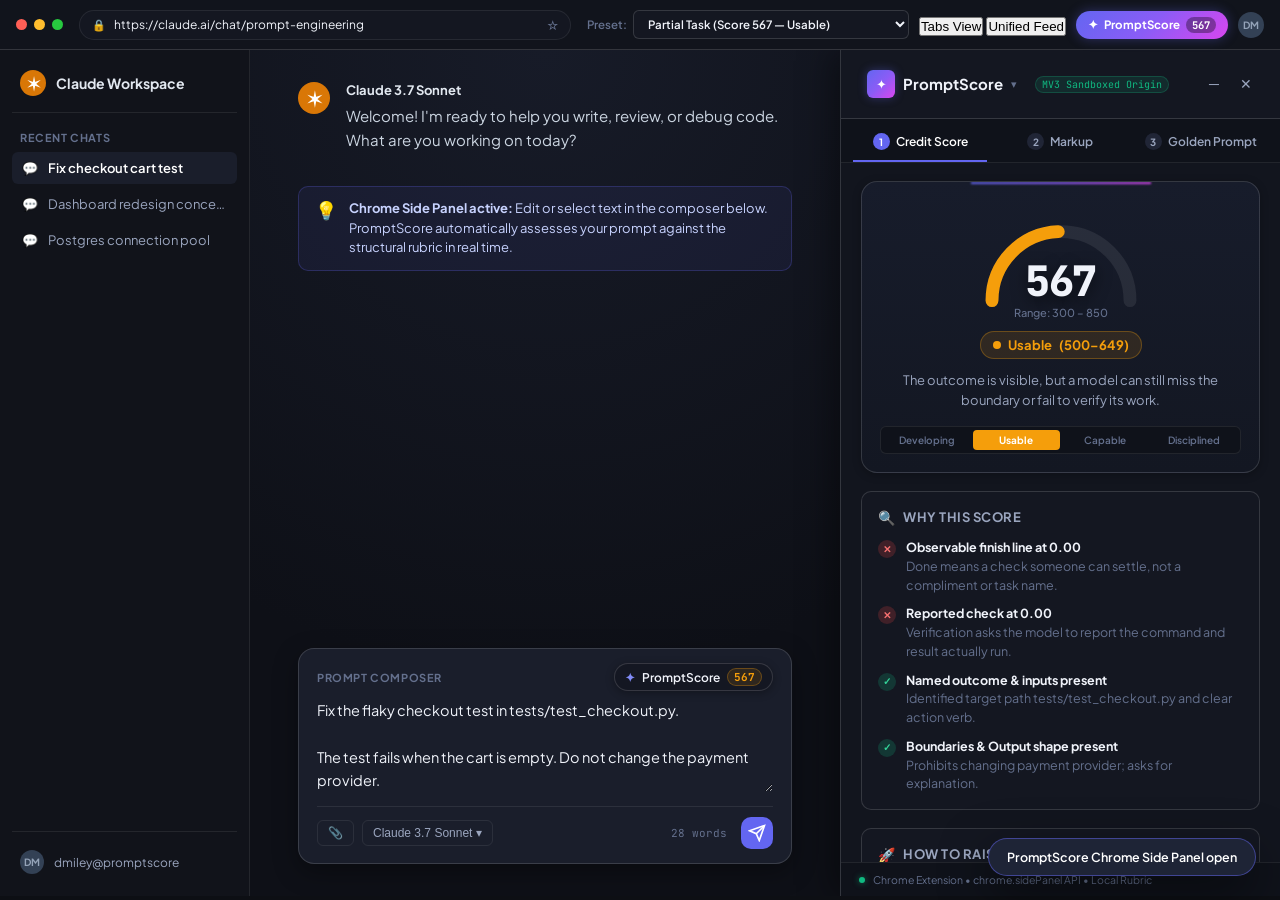
<file: mockups/extension-ux/index.html>
<!DOCTYPE html>
<html lang="en">
<head>
  <meta charset="UTF-8">
  <meta name="viewport" content="width=device-width, initial-scale=1.0">
  <title>PromptScore — Chrome Side Panel Extension</title>
  <link rel="preconnect" href="https://fonts.googleapis.com">
  <link rel="preconnect" href="https://fonts.gstatic.com" crossorigin>
  <link href="https://fonts.googleapis.com/css2?family=Plus+Jakarta+Sans:wght@400;500;600;700;800&family=JetBrains+Mono:wght@400;500;600&display=swap" rel="stylesheet">
  <link rel="stylesheet" href="styles.css">
</head>
<body class="theme-dark">
  <!-- Simulated Chrome Browser Top Chrome & Extension Bar -->
  <header class="browser-chrome-bar" id="browser-chrome-bar">
    <!-- Window Controls -->
    <div class="window-traffic-lights">
      <span class="light red"></span>
      <span class="light yellow"></span>
      <span class="light green"></span>
    </div>

    <!-- Browser Address / Omnibox -->
    <div class="omnibox">
      <span class="ssl-lock">🔒</span>
      <span class="url-text">https://claude.ai/chat/prompt-engineering</span>
      <span class="star-icon">☆</span>
    </div>

    <!-- Chrome Toolbar & Extension Icons -->
    <div class="chrome-toolbar-actions">
      <!-- Prototype Preset Switcher -->
      <div class="preset-switcher-group">
        <label for="preset-selector" class="toolbar-label">Preset:</label>
        <select id="preset-selector" class="toolbar-select" aria-label="Prompt Preset">
          <option value="partial">Partial Task (Score 567 — Usable)</option>
          <option value="thin">Thin Request (Score 331 — Developing)</option>
          <option value="disciplined">Disciplined Task (Score 816 — Disciplined)</option>
        </select>
      </div>

      <!-- Side Panel View Style (Tabs vs Unified Feed) -->
      <div class="segmented-control" id="layout-switcher" role="radiogroup" aria-label="Side Panel Layout Style">
        <button class="segment-btn active" id="btn-layout-tabs" data-layout="tabs" title="Tabbed Navigation (Score | Markup | Golden)">
          Tabs View
        </button>
        <button class="segment-btn" id="btn-layout-stream" data-layout="stream" title="Unified Vertical Feed (All 3 artifacts in one stream)">
          Unified Feed
        </button>
      </div>

      <!-- Chrome Extension Action Button (Toggles Side Panel) -->
      <button class="chrome-ext-btn active" id="btn-toggle-sidepanel" title="Toggle PromptScore Side Panel (Alt+S)">
        <span class="ext-badge-icon">✦</span>
        <span class="ext-name">PromptScore</span>
        <span class="ext-score-pill" id="toolbar-score-pill">567</span>
      </button>

      <div class="user-avatar-mini" title="Signed in as dmiley@promptscore">DM</div>
    </div>
  </header>

  <!-- Simulated Browser & Chat AI App Viewport -->
  <div class="app-viewport" id="app-viewport">
    
    <!-- Left Navigation / Sidebar of Simulated Chat AI -->
    <aside class="chat-nav" id="chat-nav">
      <div class="chat-nav-header">
        <div class="claude-avatar">✶</div>
        <span class="chat-app-name">Claude Workspace</span>
      </div>
      <div class="chat-nav-section-title">Recent Chats</div>
      <ul class="chat-history-list">
        <li class="chat-history-item active">
          <span class="chat-icon">💬</span>
          <span class="chat-title">Fix checkout cart test</span>
        </li>
        <li class="chat-history-item">
          <span class="chat-icon">💬</span>
          <span class="chat-title">Dashboard redesign concepts</span>
        </li>
        <li class="chat-history-item">
          <span class="chat-icon">💬</span>
          <span class="chat-title">Postgres connection pool</span>
        </li>
      </ul>
      <div class="chat-nav-footer">
        <div class="user-pill">
          <div class="user-avatar">DM</div>
          <span>dmiley@promptscore</span>
        </div>
      </div>
    </aside>

    <!-- Main Chat Workspace -->
    <main class="chat-workspace" id="chat-workspace">
      <!-- Simulated Chat Messages Stream -->
      <div class="chat-stream" id="chat-stream">
        <div class="chat-turn assistant-turn">
          <div class="turn-avatar">✶</div>
          <div class="turn-body">
            <div class="turn-author">Claude 3.7 Sonnet</div>
            <div class="turn-text">
              <p>Welcome! I'm ready to help you write, review, or debug code. What are you working on today?</p>
            </div>
          </div>
        </div>

        <div class="prompt-hint-banner" id="prompt-hint-banner">
          <div class="hint-icon">💡</div>
          <div class="hint-text">
            <strong>Chrome Side Panel active:</strong> Edit or select text in the composer below. PromptScore automatically assesses your prompt against the structural rubric in real time.
          </div>
        </div>
      </div>

      <!-- Chat Input Area (With Extension Floating Trigger) -->
      <div class="chat-composer-wrapper" id="chat-composer-wrapper">
        <div class="composer-container" id="composer-container">
          <div class="composer-header">
            <span class="composer-label">Prompt Composer</span>
            <!-- PromptScore Floating Trigger Pill on Composer -->
            <button id="floating-trigger-pill" class="promptscore-pill" title="Inspect in PromptScore Side Panel">
              <span class="pill-sparkle">✦</span>
              <span class="pill-text">PromptScore</span>
              <span class="pill-score-tag" id="pill-score-tag">567</span>
            </button>
          </div>

          <textarea id="prompt-input" class="prompt-textarea" rows="4" placeholder="Enter your prompt here or select preset above..." spellcheck="false">Fix the flaky checkout test in tests/test_checkout.py.

The test fails when the cart is empty. Do not change the payment provider.

Return a short explanation of the cause.</textarea>

          <div class="composer-footer">
            <div class="composer-tools">
              <button class="tool-btn" title="Attach file">📎</button>
              <button class="tool-btn" title="Model selector">Claude 3.7 Sonnet ▾</button>
            </div>
            <div class="composer-actions">
              <span class="char-count" id="prompt-word-count">31 words</span>
              <button class="send-btn" id="btn-send-chat" title="Send to AI">
                <svg width="18" height="18" viewBox="0 0 24 24" fill="none" stroke="currentColor" stroke-width="2.2"><line x1="22" y1="2" x2="11" y2="13"/><polygon points="22 2 15 22 11 13 2 9 22 2"/></svg>
              </button>
            </div>
          </div>
        </div>
      </div>
    </main>

    <!-- ============================================================ -->
    <!-- DOCKED CHROME SIDE PANEL (chrome.sidePanel API Runtime)      -->
    <!-- ============================================================ -->
    <aside class="ps-side-panel open" id="ps-side-panel" aria-label="PromptScore Chrome Side Panel">
      
      <!-- Native Chrome Side Panel Header -->
      <div class="panel-header">
        <div class="panel-title-group">
          <div class="chrome-panel-dropdown">
            <div class="ps-icon-gem">✦</div>
            <span class="panel-heading">PromptScore</span>
            <span class="dropdown-chevron">▾</span>
          </div>
          <span class="panel-sub-tag">MV3 Sandboxed Origin</span>
        </div>
        <div class="panel-header-actions">
          <button class="icon-btn" id="btn-panel-minimize" title="Collapse Side Panel">─</button>
          <button class="icon-btn" id="btn-panel-close" title="Close Side Panel">✕</button>
        </div>
      </div>

      <!-- 3 Artifact Tab Navigation (Shown in Tabbed Layout) -->
      <nav class="artifact-tabs" id="panel-artifact-tabs" role="tablist">
        <button class="artifact-tab active" id="tab-btn-score" data-tab="score" role="tab" aria-selected="true">
          <span class="tab-badge-num">1</span>
          <span class="tab-label">Credit Score</span>
        </button>
        <button class="artifact-tab" id="tab-btn-markup" data-tab="markup" role="tab" aria-selected="false">
          <span class="tab-badge-num">2</span>
          <span class="tab-label">Markup</span>
        </button>
        <button class="artifact-tab" id="tab-btn-golden" data-tab="golden" role="tab" aria-selected="false">
          <span class="tab-badge-num">3</span>
          <span class="tab-label">Golden Prompt</span>
        </button>
      </nav>

      <!-- Panel Body with 3 Artifact Content Views -->
      <div class="panel-content-scroll" id="panel-content-scroll">
        
        <!-- ======================================================== -->
        <!-- ARTIFACT 1: SCORE & DIAGNOSTICS VIEW                     -->
        <!-- ======================================================== -->
        <section class="artifact-pane active" id="pane-score" role="tabpanel">
          <div class="stream-section-header">
            <span class="stream-num-badge">1</span>
            <span class="stream-header-title">Prompt Credit Score</span>
          </div>

          <!-- Big Bold Credit Score Dial Card -->
          <div class="score-hero-card" id="score-hero-card">
            <div class="gauge-container">
              <svg class="score-gauge" viewBox="0 0 200 125">
                <path class="gauge-track" d="M 25 105 A 75 75 0 0 1 175 105" />
                <path class="gauge-fill" id="gauge-fill-path" d="M 25 105 A 75 75 0 0 1 175 105" />
              </svg>
              <div class="gauge-center-content">
                <div class="score-number" id="display-score-value">567</div>
                <div class="score-scale-range">Range: 300 – 850</div>
              </div>
            </div>

            <div class="band-badge-wrapper">
              <div class="band-badge band-usable" id="display-band-badge">
                <span class="band-dot"></span>
                <span id="display-band-title">Usable</span>
                <span class="band-range" id="display-band-range">(500–649)</span>
              </div>
            </div>

            <p class="band-summary-text" id="display-band-summary">
              The outcome is visible, but a model can easily miss the boundary or fail to verify its work.
            </p>

            <div class="score-scale-bar-legend">
              <div class="scale-segment seg-dev" title="Developing: 300–499">Developing</div>
              <div class="scale-segment seg-usable current" title="Usable: 500–649">Usable</div>
              <div class="scale-segment seg-capable" title="Capable: 650–749">Capable</div>
              <div class="scale-segment seg-disc" title="Disciplined: 750–850">Disciplined</div>
            </div>
          </div>

          <!-- Section: Why you got this score -->
          <div class="card-section">
            <div class="section-title-row">
              <span class="section-icon">🔍</span>
              <h3 class="section-title">Why this score</h3>
            </div>
            <ul class="why-list" id="display-why-list">
              <!-- Populated by JS -->
            </ul>
          </div>

          <!-- Section: How to raise it -->
          <div class="card-section">
            <div class="section-title-row">
              <span class="section-icon">🚀</span>
              <h3 class="section-title">How to raise it (+180 pts potential)</h3>
            </div>
            <div class="tips-list" id="display-tips-list">
              <!-- Populated by JS -->
            </div>
          </div>

          <!-- Rubric Breakdown Table (Accordion) -->
          <details class="rubric-details-accordion" id="rubric-accordion">
            <summary class="accordion-summary">
              <span>View Full Structural Rubric (8 Dimensions)</span>
              <span class="accordion-arrow">▾</span>
            </summary>
            <div class="table-responsive">
              <table class="rubric-table" id="rubric-table">
                <thead>
                  <tr>
                    <th>Characteristic</th>
                    <th>Weight</th>
                    <th>Fulfillment</th>
                    <th>Status</th>
                  </tr>
                </thead>
                <tbody id="rubric-table-body">
                  <!-- Populated by JS -->
                </tbody>
              </table>
            </div>
          </details>
        </section>

        <!-- ======================================================== -->
        <!-- ARTIFACT 2: DETAILED MARKUP / ANNOTATION VIEW            -->
        <!-- ======================================================== -->
        <section class="artifact-pane" id="pane-markup" role="tabpanel">
          <div class="stream-section-header">
            <span class="stream-num-badge">2</span>
            <span class="stream-header-title">Prompt Segment Markup</span>
          </div>

          <div class="markup-lead-card">
            <div class="markup-lead-header">
              <span class="markup-badge">Interactive Annotation</span>
              <span class="markup-sub">Smallest structural edits needed</span>
            </div>
            <p class="markup-lead-text">
              Each block highlights what to preserve and what structural anchor to add.
            </p>
          </div>

          <!-- Annotated Segments Container -->
          <div class="segments-container" id="segments-container">
            <!-- Segments injected by JS -->
          </div>

          <div class="markup-actions-bar" id="markup-actions-bar">
            <button class="secondary-btn" id="btn-switch-to-golden">
              View Recommended Golden Prompt →
            </button>
          </div>
        </section>

        <!-- ======================================================== -->
        <!-- ARTIFACT 3: CANONICAL GOLDEN PROMPT VIEW                 -->
        <!-- ======================================================== -->
        <section class="artifact-pane" id="pane-golden" role="tabpanel">
          <div class="stream-section-header">
            <span class="stream-num-badge">3</span>
            <span class="stream-header-title">Canonical Golden Prompt</span>
          </div>

          <div class="golden-header-card">
            <div class="golden-crown-tag">
              <span>👑 Best Practice Architecture</span>
              <span class="golden-score-pill">Target Score: 816+</span>
            </div>
            <p class="golden-desc">
              Preserves your intent while appending non-prescriptive finish lines, verifiable checks, and crisp output shapes.
            </p>
          </div>

          <!-- Golden Code Box with Copy & Diff -->
          <div class="golden-prompt-box">
            <div class="prompt-box-topbar">
              <div class="format-badge">Markdown / Plaintext</div>
              <div class="topbar-actions">
                <button class="copy-btn" id="btn-copy-golden">
                  <span class="copy-icon">📋</span>
                  <span class="copy-btn-text">Copy Golden</span>
                </button>
              </div>
            </div>

            <!-- Preformatted Golden Prompt Text -->
            <pre class="golden-pre" id="golden-prompt-pre"><code><!-- Injected by JS --></code></pre>
          </div>

          <!-- Quick Action Buttons -->
          <div class="golden-action-footer">
            <button class="primary-action-btn" id="btn-apply-golden-to-chat">
              <span class="btn-icon">⚡</span>
              <span>Insert into Chat Composer</span>
            </button>
            <p class="action-note">Directly replaces your draft prompt in Claude's composer.</p>
          </div>
        </section>
      </div>

      <!-- Sticky Quick Action Bar in Unified Stream Mode -->
      <div class="sidepanel-sticky-bar hidden" id="sidepanel-sticky-bar">
        <div class="sticky-info">
          <span class="sticky-gain-pill">+180 pts Gain</span>
          <span class="sticky-text">Golden Prompt Ready</span>
        </div>
        <button class="sticky-action-btn" id="btn-sticky-apply">
          ⚡ Apply Golden Fix
        </button>
      </div>

      <!-- Panel Footer Status -->
      <footer class="panel-footer">
        <div class="footer-status-dot"></div>
        <span class="footer-status-text" id="footer-status-text">Chrome Extension • chrome.sidePanel API • Local Rubric</span>
      </footer>
    </aside>

  </div>

  <!-- Notification Toast for Copy / Apply actions -->
  <div class="ps-toast" id="ps-toast" role="status" aria-live="polite"></div>

  <script src="app.js"></script>
</body>
</html>
</file>
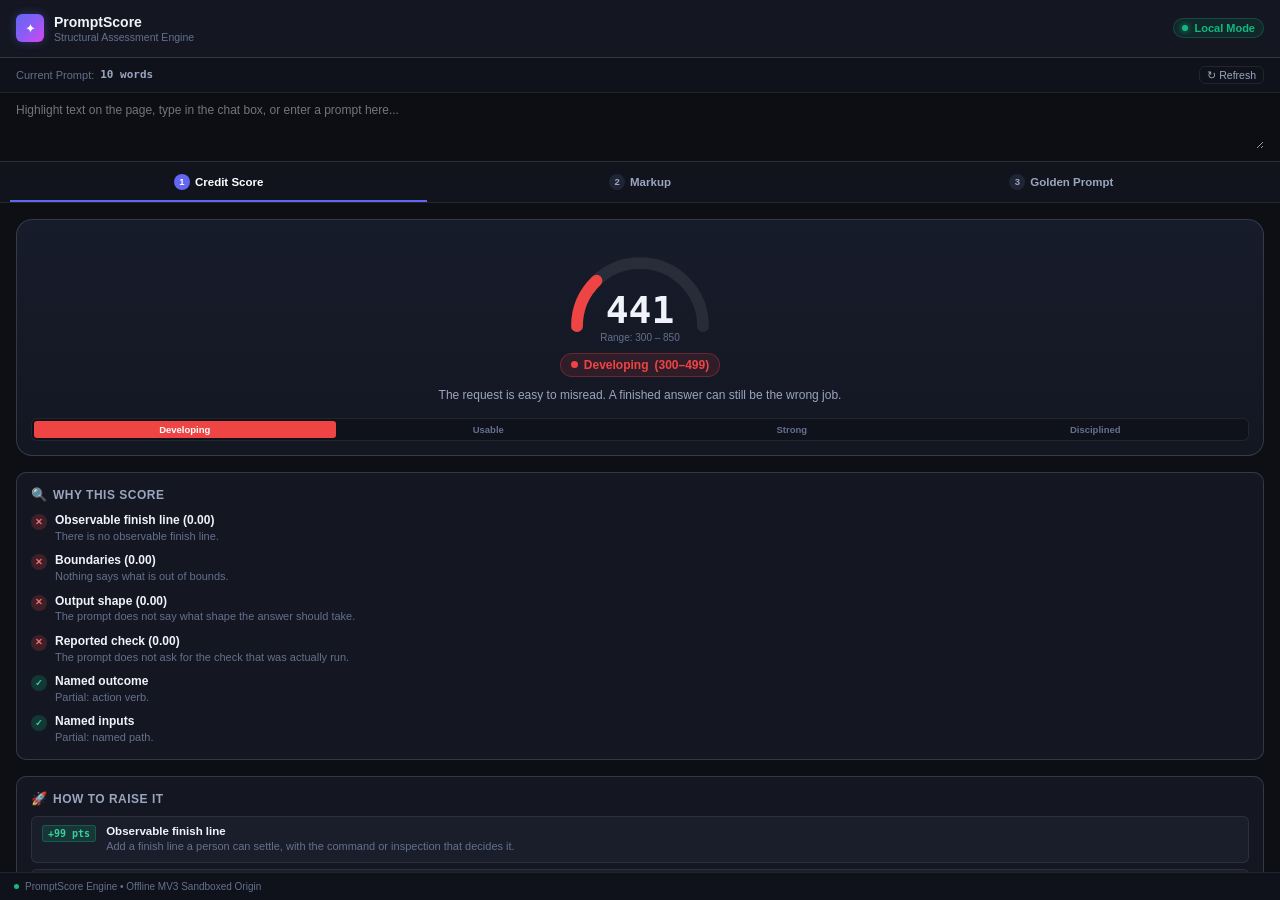
<file: extension/sidepanel.html>
<!DOCTYPE html>
<html lang="en">
<head>
  <meta charset="UTF-8">
  <meta name="viewport" content="width=device-width, initial-scale=1.0">
  <title>PromptScore Side Panel</title>
  <link rel="stylesheet" href="sidepanel.css">
</head>
<body class="theme-dark">
  <div class="sidepanel-container">
    
    <!-- Side Panel Header -->
    <header class="panel-header">
      <div class="panel-brand">
        <div class="ps-icon-gem">✦</div>
        <div>
          <div class="panel-heading">PromptScore</div>
          <div class="panel-subheading">Structural Assessment Engine</div>
        </div>
      </div>
      <div class="panel-status-pill" id="sync-status-pill">
        <span class="status-dot"></span>
        <span class="status-label" id="sync-status-label">Auto-Detect</span>
      </div>
    </header>

    <!-- Source Prompt Live Bar (What is being evaluated) -->
    <div class="prompt-source-bar">
      <div class="source-info">
        <span class="source-label">Current Prompt:</span>
        <span class="source-words" id="word-count-label">0 words</span>
      </div>
      <button class="source-refresh-btn" id="btn-refresh-prompt" title="Re-read prompt from chat page">
        ↻ Refresh
      </button>
    </div>

    <!-- Active Prompt Preview (Editable if manual) -->
    <div class="prompt-preview-drawer">
      <textarea id="active-prompt-text" class="preview-textarea" rows="2" placeholder="Highlight text on the page, type in the chat box, or enter a prompt here..."></textarea>
    </div>

    <!-- 3 Artifact Tab Navigation -->
    <nav class="artifact-tabs" role="tablist">
      <button class="artifact-tab active" id="tab-btn-score" data-tab="score" role="tab" aria-selected="true">
        <span class="tab-badge-num">1</span>
        <span class="tab-label">Credit Score</span>
      </button>
      <button class="artifact-tab" id="tab-btn-markup" data-tab="markup" role="tab" aria-selected="false">
        <span class="tab-badge-num">2</span>
        <span class="tab-label">Markup</span>
      </button>
      <button class="artifact-tab" id="tab-btn-golden" data-tab="golden" role="tab" aria-selected="false">
        <span class="tab-badge-num">3</span>
        <span class="tab-label">Golden Prompt</span>
      </button>
    </nav>

    <!-- Panel Scroll Body -->
    <div class="panel-content-scroll" id="panel-content-scroll">
      
      <!-- ======================================================== -->
      <!-- ARTIFACT 1: SCORE & DIAGNOSTICS VIEW                     -->
      <!-- ======================================================== -->
      <section class="artifact-pane active" id="pane-score" role="tabpanel">
        <!-- Big Bold Credit Score Dial Card -->
        <div class="score-hero-card" id="score-hero-card">
          <div class="gauge-container">
            <svg class="score-gauge" viewBox="0 0 200 125">
              <path class="gauge-track" d="M 25 105 A 75 75 0 0 1 175 105" />
              <path class="gauge-fill" id="gauge-fill-path" d="M 25 105 A 75 75 0 0 1 175 105" />
            </svg>
            <div class="gauge-center-content">
              <div class="score-number" id="display-score-value">300</div>
              <div class="score-scale-range">Range: 300 – 850</div>
            </div>
          </div>

          <div class="band-badge-wrapper">
            <div class="band-badge band-developing" id="display-band-badge">
              <span class="band-dot"></span>
              <span id="display-band-title">Developing</span>
              <span class="band-range" id="display-band-range">(300–499)</span>
            </div>
          </div>

          <p class="band-summary-text" id="display-band-summary">
            Text does not yet state what must be true when work is finished.
          </p>

          <div class="score-scale-bar-legend">
            <div class="scale-segment seg-dev current" title="Developing: 300–499">Developing</div>
            <div class="scale-segment seg-usable" title="Usable: 500–649">Usable</div>
            <div class="scale-segment seg-strong" title="Strong: 650–749">Strong</div>
            <div class="scale-segment seg-disc" title="Disciplined: 750–850">Disciplined</div>
          </div>
        </div>

        <!-- Section: Why you got this score -->
        <div class="card-section">
          <div class="section-title-row">
            <span class="section-icon">🔍</span>
            <h3 class="section-title">Why this score</h3>
          </div>
          <ul class="why-list" id="display-why-list">
            <!-- Populated by JS -->
          </ul>
        </div>

        <!-- Section: How to raise it -->
        <div class="card-section">
          <div class="section-title-row">
            <span class="section-icon">🚀</span>
            <h3 class="section-title">How to raise it</h3>
          </div>
          <div class="tips-list" id="display-tips-list">
            <!-- Populated by JS -->
          </div>
        </div>

        <!-- Full 8-Dimension Rubric Accordion -->
        <details class="rubric-details-accordion" id="rubric-accordion">
          <summary class="accordion-summary">
            <span>View Full Structural Rubric (8 Dimensions)</span>
            <span class="accordion-arrow">▾</span>
          </summary>
          <div class="table-responsive">
            <table class="rubric-table" id="rubric-table">
              <thead>
                <tr>
                  <th>Characteristic</th>
                  <th>Weight</th>
                  <th>Fulfillment</th>
                  <th>Status</th>
                </tr>
              </thead>
              <tbody id="rubric-table-body">
                <!-- Populated by JS -->
              </tbody>
            </table>
          </div>
        </details>
      </section>

      <!-- ======================================================== -->
      <!-- ARTIFACT 2: DETAILED MARKUP / ANNOTATION VIEW            -->
      <!-- ======================================================== -->
      <section class="artifact-pane" id="pane-markup" role="tabpanel">
        <div class="markup-lead-card">
          <div class="markup-lead-header">
            <span class="markup-badge">Interactive Annotation</span>
            <span class="markup-sub">Smallest structural edits</span>
          </div>
          <p class="markup-lead-text">
            Green blocks carry credit; amber blocks flag gaps or missing finish lines.
          </p>
        </div>

        <!-- Annotated Segments Container -->
        <div class="segments-container" id="segments-container">
          <!-- Populated by JS -->
        </div>

        <div class="markup-actions-bar">
          <button class="secondary-btn" id="btn-switch-to-golden">
            View Recommended Golden Prompt →
          </button>
        </div>
      </section>

      <!-- ======================================================== -->
      <!-- ARTIFACT 3: CANONICAL GOLDEN PROMPT VIEW                 -->
      <!-- ======================================================== -->
      <section class="artifact-pane" id="pane-golden" role="tabpanel">
        <div class="golden-header-card">
          <div class="golden-crown-tag">
            <span>👑 Best Practice Architecture</span>
            <span class="golden-score-pill">Target: 816+</span>
          </div>
          <p class="golden-desc">
            Retains your core intent while appending non-prescriptive finish lines and verifiable checks.
          </p>
        </div>

        <!-- Golden Code Box with Copy -->
        <div class="golden-prompt-box">
          <div class="prompt-box-topbar">
            <div class="format-badge">Markdown / Plaintext</div>
            <div class="topbar-actions">
              <button class="copy-btn" id="btn-copy-golden">
                <span class="copy-icon">📋</span>
                <span class="copy-btn-text">Copy Golden</span>
              </button>
            </div>
          </div>

          <!-- Preformatted Golden Prompt Text -->
          <pre class="golden-pre" id="golden-prompt-pre"><code><!-- Populated by JS --></code></pre>
        </div>

        <!-- Action Buttons -->
        <div class="golden-action-footer">
          <button class="primary-action-btn" id="btn-apply-golden-to-chat">
            <span class="btn-icon">⚡</span>
            <span>Insert into Chat Composer</span>
          </button>
          <p class="action-note">Directly replaces your draft prompt in Claude / ChatGPT.</p>
        </div>
      </section>
    </div>

    <!-- Panel Footer Status -->
    <footer class="panel-footer">
      <div class="footer-status-dot"></div>
      <span class="footer-status-text">PromptScore Engine • Offline MV3 Sandboxed Origin</span>
    </footer>

  </div>

  <!-- Toast Notification -->
  <div class="ps-toast" id="ps-toast" role="status" aria-live="polite"></div>

  <!-- Scripts -->
  <script src="engine/rubric_data.js"></script>
  <script src="engine/grader.js"></script>
  <script src="sidepanel.js"></script>
</body>
</html>
</file>
<file: mockups/extension-ux/styles.css>
/* ==========================================================================
   PromptScore — Design System & UX Prototype Styles
   Harmonious Dark Theme, Sleek Glassmorphism, Micro-Animations
   ========================================================================== */

:root {
  /* Color Tokens - Surfaces */
  --bg-primary: #0d0f14;
  --bg-surface: #141721;
  --bg-surface-elevated: #1a1e2b;
  --bg-surface-card: #202536;
  --bg-surface-hover: #262c40;

  /* Color Tokens - Borders & Dividers */
  --border-subtle: rgba(255, 255, 255, 0.08);
  --border-medium: rgba(255, 255, 255, 0.14);
  --border-bright: rgba(255, 255, 255, 0.25);

  /* Color Tokens - Text */
  --text-primary: #f0f3fa;
  --text-secondary: #9aa5be;
  --text-muted: #64708d;
  --text-inverse: #0b0d13;

  /* Color Tokens - Accents & Brand */
  --brand-primary: #6366f1;
  --brand-gradient: linear-gradient(135deg, #6366f1 0%, #8b5cf6 50%, #d946ef 100%);
  --brand-glow: rgba(99, 102, 241, 0.35);

  /* Score Band Colors (300-850 Credit Scale) */
  --band-developing: #ef4444;     /* 300 - 499 */
  --band-usable: #f59e0b;         /* 500 - 649 */
  --band-capable: #3b82f6;        /* 650 - 749 */
  --band-disciplined: #10b981;    /* 750 - 850 */

  --band-developing-bg: rgba(239, 68, 68, 0.12);
  --band-usable-bg: rgba(245, 158, 11, 0.12);
  --band-capable-bg: rgba(59, 130, 246, 0.12);
  --band-disciplined-bg: rgba(16, 185, 129, 0.12);

  /* Typography */
  --font-sans: 'Plus Jakarta Sans', -apple-system, BlinkMacSystemFont, 'Segoe UI', Roboto, sans-serif;
  --font-mono: 'JetBrains Mono', ui-monospace, SFMono-Regular, monospace;

  /* Shadows & Depth */
  --shadow-sm: 0 2px 8px rgba(0, 0, 0, 0.25);
  --shadow-md: 0 8px 24px rgba(0, 0, 0, 0.35);
  --shadow-lg: 0 16px 48px rgba(0, 0, 0, 0.5);
  --shadow-glow: 0 0 24px var(--brand-glow);

  /* Radii */
  --radius-sm: 6px;
  --radius-md: 10px;
  --radius-lg: 16px;
  --radius-xl: 22px;
  --radius-full: 9999px;

  /* Layout */
  --proto-bar-height: 54px;
  --side-panel-width: 440px;
  --nav-width: 250px;
}

* {
  box-sizing: border-box;
  margin: 0;
  padding: 0;
}

body {
  font-family: var(--font-sans);
  background: var(--bg-primary);
  color: var(--text-primary);
  overflow: hidden;
  height: 100vh;
  width: 100vw;
  -webkit-font-smoothing: antialiased;
}

/* ==========================================================================
   Simulated Chrome Browser Bar & Extension Controls
   ========================================================================== */

.browser-chrome-bar {
  height: 50px;
  background: #11141c;
  border-bottom: 1px solid var(--border-medium);
  display: flex;
  align-items: center;
  justify-content: space-between;
  padding: 0 16px;
  gap: 16px;
  z-index: 100;
  position: relative;
  user-select: none;
}

.window-traffic-lights {
  display: flex;
  align-items: center;
  gap: 7px;
}

.light {
  width: 11px;
  height: 11px;
  border-radius: 50%;
}
.light.red { background: #ff5f56; }
.light.yellow { background: #ffbd2e; }
.light.green { background: #27c93f; }

.omnibox {
  flex: 1;
  max-width: 520px;
  height: 30px;
  background: var(--bg-surface);
  border: 1px solid var(--border-subtle);
  border-radius: var(--radius-full);
  display: flex;
  align-items: center;
  padding: 0 12px;
  gap: 8px;
  font-size: 12px;
  color: var(--text-secondary);
}

.ssl-lock {
  font-size: 11px;
  color: #10b981;
}

.url-text {
  font-family: var(--font-sans);
  color: var(--text-primary);
  flex: 1;
  white-space: nowrap;
  overflow: hidden;
  text-overflow: ellipsis;
}

.star-icon {
  color: var(--text-muted);
  font-size: 13px;
  cursor: pointer;
}

.chrome-toolbar-actions {
  display: flex;
  align-items: center;
  gap: 10px;
}

.toolbar-label {
  font-size: 11.5px;
  font-weight: 600;
  color: var(--text-muted);
}

.preset-switcher-group {
  display: flex;
  align-items: center;
  gap: 6px;
}

.toolbar-select {
  background: var(--bg-surface);
  border: 1px solid var(--border-medium);
  color: var(--text-primary);
  font-family: var(--font-sans);
  font-size: 11.5px;
  font-weight: 600;
  padding: 5px 10px;
  border-radius: var(--radius-sm);
  cursor: pointer;
  outline: none;
}

.chrome-ext-btn {
  background: var(--brand-gradient);
  border: none;
  color: #fff;
  font-family: var(--font-sans);
  font-size: 11.5px;
  font-weight: 700;
  padding: 6px 12px;
  border-radius: var(--radius-full);
  display: flex;
  align-items: center;
  gap: 6px;
  cursor: pointer;
  box-shadow: 0 0 12px var(--brand-glow);
  transition: all 0.15s ease;
}

.chrome-ext-btn:hover {
  transform: translateY(-1px);
  box-shadow: 0 0 18px rgba(99, 102, 241, 0.6);
}

.ext-badge-icon {
  font-size: 12px;
  color: #fff;
}

.ext-score-pill {
  background: rgba(0, 0, 0, 0.35);
  color: #fff;
  font-family: var(--font-mono);
  font-size: 10.5px;
  padding: 1px 6px;
  border-radius: var(--radius-full);
}

.user-avatar-mini {
  width: 26px;
  height: 26px;
  border-radius: 50%;
  background: #334155;
  color: #94a3b8;
  display: flex;
  align-items: center;
  justify-content: center;
  font-size: 10px;
  font-weight: 700;
}

/* ==========================================================================
   Side Panel Native Chrome Chrome & Layout Modes
   ========================================================================== */

.chrome-panel-dropdown {
  display: flex;
  align-items: center;
  gap: 8px;
  cursor: pointer;
  padding: 4px 6px;
  border-radius: var(--radius-sm);
  transition: background 0.15s ease;
}

.chrome-panel-dropdown:hover {
  background: var(--bg-surface-hover);
}

.dropdown-chevron {
  font-size: 11px;
  color: var(--text-muted);
}

.panel-sub-tag {
  font-size: 10px;
  font-family: var(--font-mono);
  color: #10b981;
  background: rgba(16, 185, 129, 0.12);
  border: 1px solid rgba(16, 185, 129, 0.25);
  padding: 1px 6px;
  border-radius: var(--radius-full);
}

/* Unified Stream Mode */
.app-viewport.layout-stream .artifact-tabs {
  display: none;
}

.app-viewport.layout-stream .artifact-pane {
  display: flex !important;
  border-bottom: 1px solid var(--border-medium);
  padding-bottom: 24px;
}

.app-viewport.layout-stream .artifact-pane:last-child {
  border-bottom: none;
}

.app-viewport.layout-stream #markup-actions-bar {
  display: none;
}

.stream-section-header {
  display: none;
  align-items: center;
  gap: 8px;
  margin-top: 6px;
}

.app-viewport.layout-stream .stream-section-header {
  display: flex;
}

.stream-num-badge {
  width: 20px;
  height: 20px;
  border-radius: 50%;
  background: var(--brand-primary);
  color: #fff;
  font-size: 11px;
  font-weight: 800;
  display: flex;
  align-items: center;
  justify-content: center;
}

.stream-header-title {
  font-size: 13px;
  font-weight: 700;
  text-transform: uppercase;
  letter-spacing: 0.5px;
  color: var(--text-primary);
}

/* Sticky Action Bar for Stream Mode */
.sidepanel-sticky-bar {
  background: rgba(18, 21, 30, 0.95);
  backdrop-filter: blur(12px);
  -webkit-backdrop-filter: blur(12px);
  border-top: 1px solid var(--border-bright);
  padding: 10px 16px;
  display: flex;
  align-items: center;
  justify-content: space-between;
  gap: 12px;
  z-index: 20;
}

.sidepanel-sticky-bar.hidden {
  display: none;
}

.app-viewport.layout-stream .sidepanel-sticky-bar {
  display: flex;
}

.sticky-info {
  display: flex;
  align-items: center;
  gap: 8px;
}

.sticky-gain-pill {
  background: rgba(16, 185, 129, 0.2);
  color: #34d399;
  border: 1px solid rgba(16, 185, 129, 0.3);
  font-family: var(--font-mono);
  font-size: 10.5px;
  font-weight: 700;
  padding: 2px 6px;
  border-radius: var(--radius-full);
}

.sticky-text {
  font-size: 11.5px;
  color: var(--text-secondary);
  font-weight: 600;
}

.sticky-action-btn {
  background: var(--brand-gradient);
  border: none;
  color: #fff;
  font-family: var(--font-sans);
  font-size: 11.5px;
  font-weight: 700;
  padding: 7px 12px;
  border-radius: var(--radius-sm);
  cursor: pointer;
  box-shadow: 0 2px 10px rgba(99, 102, 241, 0.4);
  transition: all 0.15s ease;
  white-space: nowrap;
}

.sticky-action-btn:hover {
  transform: translateY(-1px);
  box-shadow: 0 4px 14px rgba(99, 102, 241, 0.6);
}

.sparkle-icon {
  font-size: 13px;
  animation: pulse-glow 2s infinite ease-in-out;
}

@keyframes pulse-glow {
  0%, 100% { opacity: 1; transform: scale(1); }
  50% { opacity: 0.7; transform: scale(1.15); }
}

/* ==========================================================================
   Simulated Chat App Viewport
   ========================================================================== */

.app-viewport {
  height: calc(100vh - var(--proto-bar-height));
  display: flex;
  position: relative;
  overflow: hidden;
  background: var(--bg-primary);
}

/* Left Navigation Sidebar */
.chat-nav {
  width: var(--nav-width);
  background: #11131a;
  border-right: 1px solid var(--border-subtle);
  display: flex;
  flex-direction: column;
  padding: 16px 12px;
  user-select: none;
}

.chat-nav-header {
  display: flex;
  align-items: center;
  gap: 10px;
  padding: 4px 8px 16px;
  border-bottom: 1px solid var(--border-subtle);
}

.claude-avatar {
  width: 26px;
  height: 26px;
  border-radius: 50%;
  background: #d97706;
  color: #fff;
  display: flex;
  align-items: center;
  justify-content: center;
  font-weight: 800;
  font-size: 16px;
}

.chat-app-name {
  font-size: 14px;
  font-weight: 700;
  color: #e2e8f0;
}

.chat-nav-section-title {
  font-size: 11px;
  text-transform: uppercase;
  letter-spacing: 0.6px;
  color: var(--text-muted);
  margin: 18px 8px 8px;
  font-weight: 700;
}

.chat-history-list {
  list-style: none;
  display: flex;
  flex-direction: column;
  gap: 4px;
  flex: 1;
}

.chat-history-item {
  display: flex;
  align-items: center;
  gap: 10px;
  padding: 8px 10px;
  border-radius: var(--radius-sm);
  font-size: 13px;
  color: var(--text-secondary);
  cursor: pointer;
  transition: all 0.15s ease;
}

.chat-history-item:hover {
  background: var(--bg-surface);
  color: var(--text-primary);
}

.chat-history-item.active {
  background: var(--bg-surface-elevated);
  color: #fff;
  font-weight: 600;
}

.chat-title {
  white-space: nowrap;
  overflow: hidden;
  text-overflow: ellipsis;
}

.chat-nav-footer {
  padding-top: 12px;
  border-top: 1px solid var(--border-subtle);
}

.user-pill {
  display: flex;
  align-items: center;
  gap: 10px;
  padding: 6px 8px;
  border-radius: var(--radius-sm);
  font-size: 12px;
  color: var(--text-secondary);
}

.user-avatar {
  width: 24px;
  height: 24px;
  border-radius: 50%;
  background: #334155;
  color: #94a3b8;
  display: flex;
  align-items: center;
  justify-content: center;
  font-size: 10px;
  font-weight: 700;
}

/* Main Chat Workspace */
.chat-workspace {
  flex: 1;
  display: flex;
  flex-direction: column;
  background: radial-gradient(circle at 50% 0%, #171b28 0%, #0e1017 70%);
  position: relative;
  overflow: hidden;
  transition: margin-right 0.3s cubic-bezier(0.16, 1, 0.3, 1);
}

/* Chat Messages Stream */
.chat-stream {
  flex: 1;
  overflow-y: auto;
  padding: 32px 48px;
  display: flex;
  flex-direction: column;
  gap: 24px;
  max-width: 820px;
  margin: 0 auto;
  width: 100%;
}

.chat-turn {
  display: flex;
  gap: 16px;
}

.turn-avatar {
  width: 32px;
  height: 32px;
  border-radius: 50%;
  background: #d97706;
  color: #fff;
  display: flex;
  align-items: center;
  justify-content: center;
  font-weight: 800;
  font-size: 18px;
  flex-shrink: 0;
}

.turn-body {
  flex: 1;
}

.turn-author {
  font-size: 13px;
  font-weight: 700;
  color: #e2e8f0;
  margin-bottom: 6px;
}

.turn-text {
  font-size: 15px;
  line-height: 1.6;
  color: #cbd5e1;
}

.prompt-hint-banner {
  background: rgba(99, 102, 241, 0.08);
  border: 1px solid rgba(99, 102, 241, 0.25);
  border-radius: var(--radius-md);
  padding: 12px 16px;
  display: flex;
  align-items: flex-start;
  gap: 12px;
  margin-top: 10px;
}

.hint-icon {
  font-size: 18px;
  line-height: 1.2;
}

.hint-text {
  font-size: 13px;
  color: #c7d2fe;
  line-height: 1.5;
}

/* Chat Composer Area */
.chat-composer-wrapper {
  padding: 20px 48px 32px;
  max-width: 820px;
  margin: 0 auto;
  width: 100%;
  position: relative;
}

.composer-container {
  background: var(--bg-surface-elevated);
  border: 1px solid var(--border-medium);
  border-radius: var(--radius-lg);
  box-shadow: var(--shadow-md);
  padding: 14px 18px;
  position: relative;
  transition: border-color 0.2s ease, box-shadow 0.2s ease;
}

.composer-container:focus-within {
  border-color: rgba(99, 102, 241, 0.6);
  box-shadow: 0 0 0 3px rgba(99, 102, 241, 0.15), var(--shadow-md);
}

.composer-header {
  display: flex;
  align-items: center;
  justify-content: space-between;
  margin-bottom: 8px;
}

.composer-label {
  font-size: 11px;
  font-weight: 700;
  text-transform: uppercase;
  letter-spacing: 0.6px;
  color: var(--text-muted);
}

/* Floating PromptScore Trigger Pill */
.promptscore-pill {
  background: rgba(20, 23, 33, 0.85);
  border: 1px solid var(--border-medium);
  color: var(--text-primary);
  font-family: var(--font-sans);
  font-size: 12px;
  font-weight: 600;
  padding: 4px 10px;
  border-radius: var(--radius-full);
  display: inline-flex;
  align-items: center;
  gap: 7px;
  cursor: pointer;
  backdrop-filter: blur(8px);
  box-shadow: 0 2px 8px rgba(0, 0, 0, 0.3);
  transition: all 0.2s cubic-bezier(0.16, 1, 0.3, 1);
}

.promptscore-pill:hover {
  border-color: rgba(99, 102, 241, 0.8);
  transform: translateY(-1px);
  box-shadow: 0 4px 14px rgba(99, 102, 241, 0.3);
}

.pill-sparkle {
  color: #818cf8;
  font-size: 12px;
}

.pill-score-tag {
  background: var(--band-usable-bg);
  color: var(--band-usable);
  border: 1px solid rgba(245, 158, 11, 0.3);
  font-family: var(--font-mono);
  font-size: 11px;
  font-weight: 700;
  padding: 1px 6px;
  border-radius: var(--radius-full);
}

.prompt-textarea {
  width: 100%;
  background: transparent;
  border: none;
  color: var(--text-primary);
  font-family: var(--font-sans);
  font-size: 14.5px;
  line-height: 1.6;
  resize: vertical;
  min-height: 80px;
  outline: none;
}

.prompt-textarea::placeholder {
  color: var(--text-muted);
}

.composer-footer {
  display: flex;
  align-items: center;
  justify-content: space-between;
  margin-top: 10px;
  padding-top: 10px;
  border-top: 1px solid var(--border-subtle);
}

.composer-tools {
  display: flex;
  gap: 8px;
}

.tool-btn {
  background: transparent;
  border: 1px solid var(--border-subtle);
  color: var(--text-secondary);
  font-size: 12px;
  padding: 5px 10px;
  border-radius: var(--radius-sm);
  cursor: pointer;
}

.composer-actions {
  display: flex;
  align-items: center;
  gap: 14px;
}

.char-count {
  font-size: 11px;
  color: var(--text-muted);
  font-family: var(--font-mono);
}

.send-btn {
  width: 32px;
  height: 32px;
  border-radius: var(--radius-md);
  background: var(--brand-primary);
  border: none;
  color: #fff;
  display: flex;
  align-items: center;
  justify-content: center;
  cursor: pointer;
  transition: all 0.15s ease;
}

.send-btn:hover {
  background: #4f46e5;
  transform: scale(1.05);
}

/* ==========================================================================
   PRESENTATION 1: DOCKED SIDE PANEL
   ========================================================================== */

.ps-side-panel {
  width: var(--side-panel-width);
  background: #12151e;
  border-left: 1px solid var(--border-medium);
  box-shadow: -8px 0 32px rgba(0, 0, 0, 0.4);
  display: flex;
  flex-direction: column;
  position: relative;
  z-index: 90;
  transition: transform 0.3s cubic-bezier(0.16, 1, 0.3, 1), width 0.3s ease;
}

.ps-side-panel.closed {
  transform: translateX(100%);
  position: absolute;
  right: 0;
  top: 0;
  bottom: 0;
  pointer-events: none;
  visibility: hidden;
}

.panel-header {
  padding: 16px 20px;
  background: var(--bg-surface);
  border-bottom: 1px solid var(--border-medium);
  display: flex;
  align-items: center;
  justify-content: space-between;
}

.panel-title-group {
  display: flex;
  align-items: center;
  gap: 12px;
}

.ps-icon-gem {
  width: 28px;
  height: 28px;
  background: var(--brand-gradient);
  border-radius: var(--radius-sm);
  display: flex;
  align-items: center;
  justify-content: center;
  font-size: 13px;
  color: #fff;
  box-shadow: 0 0 10px var(--brand-glow);
}

.panel-heading {
  font-size: 15px;
  font-weight: 700;
  color: var(--text-primary);
  line-height: 1.2;
}

.panel-subheading {
  font-size: 11px;
  color: var(--text-muted);
}

.panel-header-actions {
  display: flex;
  gap: 4px;
}

.icon-btn {
  background: transparent;
  border: none;
  color: var(--text-secondary);
  font-size: 14px;
  width: 28px;
  height: 28px;
  border-radius: var(--radius-sm);
  display: flex;
  align-items: center;
  justify-content: center;
  cursor: pointer;
  transition: background 0.15s ease, color 0.15s ease;
}

.icon-btn:hover {
  background: var(--bg-surface-hover);
  color: var(--text-primary);
}

/* Artifact Tab Strip */
.artifact-tabs {
  display: flex;
  background: #0f121a;
  border-bottom: 1px solid var(--border-subtle);
  padding: 6px 12px 0;
  gap: 6px;
}

.artifact-tab {
  flex: 1;
  background: transparent;
  border: none;
  border-bottom: 2px solid transparent;
  color: var(--text-secondary);
  font-family: var(--font-sans);
  font-size: 12px;
  font-weight: 600;
  padding: 8px 6px 10px;
  cursor: pointer;
  display: flex;
  align-items: center;
  justify-content: center;
  gap: 6px;
  transition: all 0.15s ease;
  white-space: nowrap;
}

.artifact-tab:hover {
  color: var(--text-primary);
}

.artifact-tab.active {
  color: #fff;
  border-bottom-color: var(--brand-primary);
}

.tab-badge-num {
  width: 17px;
  height: 17px;
  border-radius: 50%;
  background: var(--bg-surface-card);
  color: var(--text-secondary);
  font-size: 10px;
  font-weight: 700;
  display: flex;
  align-items: center;
  justify-content: center;
}

.artifact-tab.active .tab-badge-num {
  background: var(--brand-primary);
  color: #fff;
}

/* Panel Scroll Body */
.panel-content-scroll {
  flex: 1;
  overflow-y: auto;
  padding: 18px 20px;
}

.artifact-pane {
  display: none;
  flex-direction: column;
  gap: 18px;
}

.artifact-pane.active {
  display: flex;
  animation: fadeIn 0.2s ease-in-out;
}

@keyframes fadeIn {
  from { opacity: 0; transform: translateY(4px); }
  to { opacity: 1; transform: translateY(0); }
}

/* ==========================================================================
   ARTIFACT 1: CREDIT SCORE HERO & DETAILS
   ========================================================================== */

.score-hero-card {
  background: linear-gradient(180deg, #171c2b 0%, #131722 100%);
  border: 1px solid var(--border-medium);
  border-radius: var(--radius-lg);
  padding: 22px 18px 18px;
  text-align: center;
  box-shadow: var(--shadow-sm);
  position: relative;
  overflow: hidden;
}

.score-hero-card::before {
  content: '';
  position: absolute;
  top: 0;
  left: 50%;
  transform: translateX(-50%);
  width: 180px;
  height: 2px;
  background: var(--brand-gradient);
  filter: blur(1px);
}

/* Radial Gauge Meter */
.gauge-container {
  width: 190px;
  height: 115px;
  margin: 0 auto;
  position: relative;
}

.score-gauge {
  width: 100%;
  height: 100%;
  overflow: visible;
}

.gauge-track {
  fill: none;
  stroke: rgba(255, 255, 255, 0.08);
  stroke-width: 14;
  stroke-linecap: round;
}

.gauge-fill {
  fill: none;
  stroke: var(--band-usable);
  stroke-width: 14;
  stroke-linecap: round;
  stroke-dasharray: 236;
  stroke-dashoffset: 120;
  transition: stroke-dashoffset 0.8s cubic-bezier(0.16, 1, 0.3, 1), stroke 0.4s ease;
}

.gauge-center-content {
  position: absolute;
  bottom: 0px;
  left: 0;
  right: 0;
  display: flex;
  flex-direction: column;
  align-items: center;
}

.score-number {
  font-family: var(--font-mono);
  font-size: 42px;
  font-weight: 800;
  letter-spacing: -1.5px;
  line-height: 1;
  color: var(--text-primary);
  text-shadow: 0 4px 16px rgba(0, 0, 0, 0.6);
}

.score-scale-range {
  font-size: 11px;
  color: var(--text-muted);
  font-weight: 500;
  margin-top: 4px;
}

.band-badge-wrapper {
  margin-top: 12px;
  display: flex;
  justify-content: center;
}

.band-badge {
  display: inline-flex;
  align-items: center;
  gap: 7px;
  font-size: 13px;
  font-weight: 700;
  padding: 5px 12px;
  border-radius: var(--radius-full);
}

.band-dot {
  width: 8px;
  height: 8px;
  border-radius: 50%;
}

.band-badge.band-developing {
  background: var(--band-developing-bg);
  color: var(--band-developing);
  border: 1px solid rgba(239, 68, 68, 0.3);
}
.band-badge.band-developing .band-dot { background: var(--band-developing); }

.band-badge.band-usable {
  background: var(--band-usable-bg);
  color: var(--band-usable);
  border: 1px solid rgba(245, 158, 11, 0.3);
}
.band-badge.band-usable .band-dot { background: var(--band-usable); }

.band-badge.band-capable {
  background: var(--band-capable-bg);
  color: var(--band-capable);
  border: 1px solid rgba(59, 130, 246, 0.3);
}
.band-badge.band-capable .band-dot { background: var(--band-capable); }

.band-badge.band-disciplined {
  background: var(--band-disciplined-bg);
  color: var(--band-disciplined);
  border: 1px solid rgba(16, 185, 129, 0.3);
}
.band-badge.band-disciplined .band-dot { background: var(--band-disciplined); }

.band-summary-text {
  font-size: 13px;
  color: var(--text-secondary);
  line-height: 1.5;
  margin: 12px 10px 16px;
}

/* 4-tier scale visualizer */
.score-scale-bar-legend {
  display: flex;
  background: #0f121a;
  border-radius: var(--radius-sm);
  padding: 3px;
  gap: 2px;
  border: 1px solid var(--border-subtle);
}

.scale-segment {
  flex: 1;
  font-size: 10px;
  font-weight: 600;
  padding: 4px 2px;
  border-radius: 4px;
  color: var(--text-muted);
  transition: all 0.2s ease;
}

.scale-segment.current {
  color: #fff;
  font-weight: 700;
}
.scale-segment.seg-dev.current { background: var(--band-developing); }
.scale-segment.seg-usable.current { background: var(--band-usable); }
.scale-segment.seg-capable.current { background: var(--band-capable); }
.scale-segment.seg-disc.current { background: var(--band-disciplined); }

/* Section Cards (Why, How to Raise) */
.card-section {
  background: var(--bg-surface);
  border: 1px solid var(--border-medium);
  border-radius: var(--radius-md);
  padding: 16px;
}

.section-title-row {
  display: flex;
  align-items: center;
  gap: 8px;
  margin-bottom: 12px;
}

.section-icon {
  font-size: 14px;
}

.section-title {
  font-size: 13px;
  font-weight: 700;
  text-transform: uppercase;
  letter-spacing: 0.5px;
  color: var(--text-secondary);
}

.why-list {
  list-style: none;
  display: flex;
  flex-direction: column;
  gap: 10px;
}

.why-item {
  display: flex;
  align-items: flex-start;
  gap: 10px;
  font-size: 12.5px;
  line-height: 1.5;
}

.why-bullet {
  width: 18px;
  height: 18px;
  border-radius: 50%;
  display: flex;
  align-items: center;
  justify-content: center;
  font-size: 10px;
  font-weight: 800;
  flex-shrink: 0;
  margin-top: 2px;
}

.why-item.deficit .why-bullet {
  background: rgba(239, 68, 68, 0.2);
  color: #f87171;
}

.why-item.credit .why-bullet {
  background: rgba(16, 185, 129, 0.2);
  color: #34d399;
}

.why-content strong {
  color: var(--text-primary);
  display: block;
}

.why-content p {
  color: var(--text-muted);
}

.why-content code {
  font-family: var(--font-mono);
  background: rgba(255, 255, 255, 0.06);
  padding: 1px 4px;
  border-radius: 3px;
  font-size: 11px;
}

/* Tips Cards */
.tips-list {
  display: flex;
  flex-direction: column;
  gap: 8px;
}

.tip-card {
  display: flex;
  align-items: flex-start;
  gap: 12px;
  background: var(--bg-surface-elevated);
  border: 1px solid var(--border-subtle);
  border-radius: var(--radius-sm);
  padding: 10px 12px;
  cursor: pointer;
  transition: all 0.15s ease;
}

.tip-card:hover {
  border-color: rgba(99, 102, 241, 0.4);
  background: var(--bg-surface-hover);
}

.tip-points {
  background: rgba(16, 185, 129, 0.15);
  color: #34d399;
  border: 1px solid rgba(16, 185, 129, 0.3);
  font-family: var(--font-mono);
  font-size: 11px;
  font-weight: 700;
  padding: 2px 6px;
  border-radius: 4px;
  flex-shrink: 0;
}

.tip-text strong {
  font-size: 12.5px;
  color: var(--text-primary);
  display: block;
}

.tip-text p {
  font-size: 11.5px;
  color: var(--text-muted);
  line-height: 1.4;
  margin-top: 2px;
}

.tip-text code {
  font-family: var(--font-mono);
  background: rgba(255, 255, 255, 0.08);
  padding: 1px 4px;
  border-radius: 3px;
  font-size: 11px;
}

/* Accordion for Rubric Dimensions */
.rubric-details-accordion {
  background: var(--bg-surface);
  border: 1px solid var(--border-medium);
  border-radius: var(--radius-md);
  overflow: hidden;
}

.accordion-summary {
  padding: 12px 16px;
  font-size: 12px;
  font-weight: 600;
  color: var(--text-secondary);
  cursor: pointer;
  display: flex;
  align-items: center;
  justify-content: space-between;
  user-select: none;
}

.accordion-summary:hover {
  color: var(--text-primary);
  background: var(--bg-surface-hover);
}

.accordion-arrow {
  transition: transform 0.2s ease;
}

.rubric-details-accordion[open] .accordion-arrow {
  transform: rotate(180deg);
}

.table-responsive {
  overflow-x: auto;
  border-top: 1px solid var(--border-subtle);
}

.rubric-table {
  width: 100%;
  border-collapse: collapse;
  font-size: 11.5px;
  text-align: left;
}

.rubric-table th {
  background: #0f121a;
  padding: 8px 12px;
  color: var(--text-muted);
  font-weight: 600;
}

.rubric-table td {
  padding: 8px 12px;
  border-bottom: 1px solid var(--border-subtle);
  color: var(--text-secondary);
}

.rubric-table tr:last-child td {
  border-bottom: none;
}

/* ==========================================================================
   ARTIFACT 2: DETAILED MARKUP / ANNOTATION VIEW
   ========================================================================== */

.markup-lead-card {
  background: var(--bg-surface);
  border: 1px solid var(--border-medium);
  border-radius: var(--radius-md);
  padding: 14px 16px;
}

.markup-lead-header {
  display: flex;
  align-items: center;
  justify-content: space-between;
  margin-bottom: 6px;
}

.markup-badge {
  font-size: 11px;
  font-weight: 700;
  text-transform: uppercase;
  letter-spacing: 0.5px;
  color: #818cf8;
}

.markup-sub {
  font-size: 11px;
  color: var(--text-muted);
}

.markup-lead-text {
  font-size: 12.5px;
  color: var(--text-secondary);
  line-height: 1.5;
}

.segments-container {
  display: flex;
  flex-direction: column;
  gap: 12px;
}

.segment-card {
  background: var(--bg-surface);
  border: 1px solid var(--border-subtle);
  border-radius: var(--radius-md);
  overflow: hidden;
  transition: all 0.2s ease;
}

.segment-card:hover {
  border-color: var(--border-bright);
}

.segment-card.status-keep {
  border-left: 3px solid #10b981;
}

.segment-card.status-gap {
  border-left: 3px solid #f59e0b;
}

.segment-header {
  background: var(--bg-surface-elevated);
  padding: 8px 12px;
  display: flex;
  align-items: center;
  justify-content: space-between;
  font-size: 11px;
}

.segment-tag-num {
  font-weight: 700;
  color: var(--text-muted);
}

.segment-tag-badge {
  font-size: 10px;
  font-weight: 700;
  padding: 2px 7px;
  border-radius: var(--radius-full);
}

.tag-keep {
  background: rgba(16, 185, 129, 0.15);
  color: #34d399;
  border: 1px solid rgba(16, 185, 129, 0.3);
}

.tag-gap {
  background: rgba(245, 158, 11, 0.15);
  color: #fbbf24;
  border: 1px solid rgba(245, 158, 11, 0.3);
}

.segment-body {
  padding: 12px 14px;
}

.segment-quote {
  font-family: var(--font-sans);
  font-size: 13px;
  line-height: 1.6;
  color: var(--text-primary);
  background: rgba(255, 255, 255, 0.03);
  padding: 8px 10px;
  border-radius: var(--radius-sm);
  margin-bottom: 8px;
  border-left: 2px solid var(--border-medium);
}

.segment-rationale {
  font-size: 11.5px;
  color: var(--text-muted);
  line-height: 1.4;
}

.segment-suggestion {
  margin-top: 8px;
  padding-top: 8px;
  border-top: 1px dashed var(--border-subtle);
  font-size: 12px;
  color: #a5b4fc;
}

.markup-actions-bar {
  margin-top: 8px;
}

.secondary-btn {
  width: 100%;
  background: var(--bg-surface-elevated);
  border: 1px solid var(--border-medium);
  color: var(--text-primary);
  font-family: var(--font-sans);
  font-size: 12.5px;
  font-weight: 600;
  padding: 10px 14px;
  border-radius: var(--radius-md);
  cursor: pointer;
  transition: all 0.15s ease;
}

.secondary-btn:hover {
  background: var(--bg-surface-hover);
  border-color: var(--brand-primary);
}

/* ==========================================================================
   ARTIFACT 3: CANONICAL GOLDEN PROMPT VIEW
   ========================================================================== */

.golden-header-card {
  background: linear-gradient(135deg, rgba(99, 102, 241, 0.12) 0%, rgba(139, 92, 246, 0.08) 100%);
  border: 1px solid rgba(99, 102, 241, 0.3);
  border-radius: var(--radius-md);
  padding: 16px;
}

.golden-crown-tag {
  display: flex;
  align-items: center;
  justify-content: space-between;
  margin-bottom: 8px;
  font-size: 12px;
  font-weight: 700;
  color: #c7d2fe;
}

.golden-score-pill {
  background: rgba(16, 185, 129, 0.2);
  color: #34d399;
  border: 1px solid rgba(16, 185, 129, 0.3);
  font-family: var(--font-mono);
  font-size: 11px;
  padding: 2px 7px;
  border-radius: var(--radius-full);
}

.golden-desc {
  font-size: 12.5px;
  color: #94a3b8;
  line-height: 1.5;
}

.golden-prompt-box {
  background: #090b10;
  border: 1px solid var(--border-medium);
  border-radius: var(--radius-md);
  overflow: hidden;
}

.prompt-box-topbar {
  background: #11141d;
  padding: 8px 12px;
  display: flex;
  align-items: center;
  justify-content: space-between;
  border-bottom: 1px solid var(--border-subtle);
}

.format-badge {
  font-size: 11px;
  font-family: var(--font-mono);
  color: var(--text-muted);
}

.copy-btn {
  background: var(--bg-surface-elevated);
  border: 1px solid var(--border-medium);
  color: var(--text-secondary);
  font-family: var(--font-sans);
  font-size: 11px;
  font-weight: 600;
  padding: 4px 8px;
  border-radius: 4px;
  cursor: pointer;
  display: flex;
  align-items: center;
  gap: 5px;
  transition: all 0.15s ease;
}

.copy-btn:hover {
  background: var(--bg-surface-hover);
  color: var(--text-primary);
  border-color: var(--brand-primary);
}

.golden-pre {
  padding: 14px 16px;
  font-family: var(--font-mono);
  font-size: 12.5px;
  line-height: 1.6;
  color: #e2e8f0;
  white-space: pre-wrap;
  word-break: break-word;
  max-height: 380px;
  overflow-y: auto;
}

.golden-pre .golden-preserved {
  color: #cbd5e1;
}

.golden-pre .golden-added {
  color: #34d399;
  background: rgba(16, 185, 129, 0.08);
  padding: 1px 4px;
  border-radius: 3px;
  border-left: 2px solid #10b981;
  display: inline-block;
  margin: 3px 0;
}

.golden-action-footer {
  margin-top: 4px;
  display: flex;
  flex-direction: column;
  gap: 8px;
}

.primary-action-btn {
  background: var(--brand-gradient);
  border: none;
  color: #fff;
  font-family: var(--font-sans);
  font-size: 13px;
  font-weight: 700;
  padding: 12px 18px;
  border-radius: var(--radius-md);
  cursor: pointer;
  display: flex;
  align-items: center;
  justify-content: center;
  gap: 8px;
  box-shadow: 0 4px 14px rgba(99, 102, 241, 0.4);
  transition: all 0.15s ease;
}

.primary-action-btn:hover {
  transform: translateY(-1px);
  box-shadow: 0 6px 20px rgba(99, 102, 241, 0.5);
}

.action-note {
  font-size: 11px;
  color: var(--text-muted);
  text-align: center;
}

/* Panel Footer */
.panel-footer {
  padding: 10px 18px;
  background: #0f121a;
  border-top: 1px solid var(--border-subtle);
  display: flex;
  align-items: center;
  gap: 8px;
}

.footer-status-dot {
  width: 6px;
  height: 6px;
  border-radius: 50%;
  background: #10b981;
  box-shadow: 0 0 6px rgba(16, 185, 129, 0.6);
}

.footer-status-text {
  font-size: 10.5px;
  color: var(--text-muted);
}

/* ==========================================================================
   PRESENTATION 2: IN-SITU FLOATING HUD (Flyout Popover)
   ========================================================================== */

.ps-floating-hud {
  position: absolute;
  bottom: 210px;
  left: 50%;
  transform: translateX(-50%);
  z-index: 120;
  transition: all 0.25s cubic-bezier(0.16, 1, 0.3, 1);
}

.ps-floating-hud.hidden {
  opacity: 0;
  pointer-events: none;
  visibility: hidden;
  transform: translateX(-50%) translateY(10px) scale(0.96);
}

.hud-bubble {
  background: rgba(22, 26, 38, 0.95);
  backdrop-filter: blur(20px);
  -webkit-backdrop-filter: blur(20px);
  border: 1px solid rgba(99, 102, 241, 0.4);
  border-radius: var(--radius-lg);
  padding: 14px 16px;
  width: 380px;
  box-shadow: var(--shadow-lg), 0 0 20px rgba(99, 102, 241, 0.2);
}

.hud-header {
  display: flex;
  align-items: center;
  justify-content: space-between;
  margin-bottom: 8px;
}

.hud-score-chip {
  display: flex;
  align-items: center;
  gap: 8px;
}

.hud-gem {
  color: #818cf8;
  font-size: 14px;
}

.hud-score-num {
  font-family: var(--font-mono);
  font-size: 20px;
  font-weight: 800;
  color: #fff;
}

.hud-band-name {
  font-size: 12px;
  font-weight: 700;
  background: var(--band-usable-bg);
  color: var(--band-usable);
  padding: 2px 7px;
  border-radius: var(--radius-full);
}

.hud-controls {
  display: flex;
  gap: 4px;
}

.hud-icon-btn {
  background: transparent;
  border: none;
  color: var(--text-muted);
  width: 22px;
  height: 22px;
  border-radius: 4px;
  cursor: pointer;
  display: flex;
  align-items: center;
  justify-content: center;
  font-size: 13px;
}

.hud-icon-btn:hover {
  color: var(--text-primary);
  background: rgba(255, 255, 255, 0.1);
}

.hud-summary {
  font-size: 12.5px;
  color: var(--text-secondary);
  line-height: 1.4;
  margin-bottom: 12px;
}

.hud-quick-actions {
  display: flex;
  align-items: center;
  justify-content: space-between;
  gap: 10px;
}

.hud-action-btn {
  background: var(--brand-gradient);
  border: none;
  color: #fff;
  font-family: var(--font-sans);
  font-size: 11.5px;
  font-weight: 700;
  padding: 7px 12px;
  border-radius: var(--radius-sm);
  cursor: pointer;
  flex: 1;
  text-align: center;
  box-shadow: 0 2px 8px rgba(99, 102, 241, 0.3);
}

.hud-link-btn {
  background: transparent;
  border: 1px solid var(--border-subtle);
  color: var(--text-secondary);
  font-size: 11.5px;
  font-weight: 600;
  padding: 6px 10px;
  border-radius: var(--radius-sm);
  cursor: pointer;
}

.hud-link-btn:hover {
  color: var(--text-primary);
  border-color: var(--border-medium);
}

.hud-arrow {
  width: 14px;
  height: 14px;
  background: rgba(22, 26, 38, 0.95);
  border-right: 1px solid rgba(99, 102, 241, 0.4);
  border-bottom: 1px solid rgba(99, 102, 241, 0.4);
  transform: rotate(45deg);
  margin: -7px auto 0;
}

/* ==========================================================================
   PRESENTATION 3: WORKBENCH / SPLIT MODAL
   ========================================================================== */

.ps-modal-backdrop {
  position: fixed;
  inset: 0;
  background: rgba(8, 10, 15, 0.82);
  backdrop-filter: blur(12px);
  -webkit-backdrop-filter: blur(12px);
  z-index: 500;
  display: flex;
  align-items: center;
  justify-content: center;
  padding: 30px;
  transition: opacity 0.25s ease;
}

.ps-modal-backdrop.hidden {
  opacity: 0;
  pointer-events: none;
  visibility: hidden;
}

.ps-modal-dialog {
  background: #141724;
  border: 1px solid var(--border-bright);
  border-radius: var(--radius-xl);
  width: 100%;
  max-width: 1040px;
  max-height: 88vh;
  box-shadow: var(--shadow-lg), 0 0 40px rgba(99, 102, 241, 0.25);
  display: flex;
  flex-direction: column;
  overflow: hidden;
  animation: modalPop 0.25s cubic-bezier(0.16, 1, 0.3, 1);
}

@keyframes modalPop {
  from { transform: scale(0.96) translateY(10px); }
  to { transform: scale(1) translateY(0); }
}

.modal-dialog-header {
  padding: 18px 24px;
  background: #10131d;
  border-bottom: 1px solid var(--border-medium);
  display: flex;
  align-items: center;
  justify-content: space-between;
}

.modal-title-wrap {
  display: flex;
  align-items: center;
  gap: 12px;
}

.modal-title {
  font-size: 16px;
  font-weight: 700;
  color: var(--text-primary);
}

.modal-sub {
  font-size: 12px;
  color: var(--text-muted);
}

.modal-close-btn {
  background: transparent;
  border: none;
  color: var(--text-secondary);
  font-size: 18px;
  width: 32px;
  height: 32px;
  border-radius: var(--radius-sm);
  display: flex;
  align-items: center;
  justify-content: center;
  cursor: pointer;
}

.modal-close-btn:hover {
  background: var(--bg-surface-hover);
  color: var(--text-primary);
}

.modal-body-split {
  padding: 24px;
  display: flex;
  align-items: stretch;
  gap: 16px;
  overflow-y: auto;
  flex: 1;
}

.modal-col {
  flex: 1;
  background: var(--bg-surface);
  border: 1px solid var(--border-medium);
  border-radius: var(--radius-lg);
  padding: 16px;
  display: flex;
  flex-direction: column;
}

.modal-col-arrow {
  display: flex;
  align-items: center;
  justify-content: center;
}

.delta-circle {
  width: 60px;
  height: 60px;
  border-radius: 50%;
  background: linear-gradient(135deg, #10b981 0%, #059669 100%);
  display: flex;
  flex-direction: column;
  align-items: center;
  justify-content: center;
  box-shadow: 0 0 16px rgba(16, 185, 129, 0.4);
}

.delta-label {
  font-size: 9px;
  font-weight: 800;
  color: rgba(255, 255, 255, 0.8);
  letter-spacing: 0.5px;
}

.delta-value {
  font-family: var(--font-mono);
  font-size: 14px;
  font-weight: 800;
  color: #fff;
}

.col-header {
  display: flex;
  align-items: center;
  justify-content: space-between;
  margin-bottom: 12px;
}

.col-title {
  font-size: 13px;
  font-weight: 700;
  color: var(--text-primary);
}

.col-score-badge {
  font-family: var(--font-mono);
  font-size: 12px;
  font-weight: 700;
  padding: 3px 8px;
  border-radius: var(--radius-full);
}

.col-score-badge.current-score {
  background: var(--band-usable-bg);
  color: var(--band-usable);
  border: 1px solid rgba(245, 158, 11, 0.3);
}

.col-score-badge.golden-score {
  background: var(--band-disciplined-bg);
  color: var(--band-disciplined);
  border: 1px solid rgba(16, 185, 129, 0.3);
}

.col-content-box {
  background: #090b10;
  border: 1px solid var(--border-subtle);
  border-radius: var(--radius-md);
  padding: 14px;
  font-family: var(--font-mono);
  font-size: 12.5px;
  line-height: 1.6;
  white-space: pre-wrap;
  flex: 1;
  min-height: 200px;
  max-height: 300px;
  overflow-y: auto;
}

.col-footer-reasons {
  margin-top: 12px;
  font-size: 12px;
  color: var(--text-muted);
}

.col-footer-actions {
  margin-top: 12px;
}

.w-full {
  width: 100%;
}

/* ==========================================================================
   Toast Notification
   ========================================================================== */

.ps-toast {
  position: fixed;
  bottom: 24px;
  right: 24px;
  background: #1e2436;
  border: 1px solid rgba(99, 102, 241, 0.5);
  color: #fff;
  font-size: 12.5px;
  font-weight: 600;
  padding: 10px 18px;
  border-radius: var(--radius-full);
  box-shadow: var(--shadow-lg);
  display: flex;
  align-items: center;
  gap: 8px;
  transform: translateY(60px);
  opacity: 0;
  transition: all 0.25s cubic-bezier(0.16, 1, 0.3, 1);
  z-index: 300;
}

.ps-toast.visible {
  transform: translateY(0);
  opacity: 1;
}
</file>
<file: extension/sidepanel.css>
/* ==========================================================================
   PromptScore Chrome Side Panel Stylesheet
   Designed for Chrome MV3 Side Panel (360px - 450px viewport)
   ========================================================================== */

:root {
  --bg-primary: #0d0f14;
  --bg-surface: #141721;
  --bg-surface-elevated: #1a1e2b;
  --bg-surface-card: #202536;
  --bg-surface-hover: #262c40;

  --border-subtle: rgba(255, 255, 255, 0.08);
  --border-medium: rgba(255, 255, 255, 0.14);
  --border-bright: rgba(255, 255, 255, 0.25);

  --text-primary: #f0f3fa;
  --text-secondary: #9aa5be;
  --text-muted: #64708d;

  --brand-primary: #6366f1;
  --brand-gradient: linear-gradient(135deg, #6366f1 0%, #8b5cf6 50%, #d946ef 100%);
  --brand-glow: rgba(99, 102, 241, 0.35);

  --band-developing: #ef4444;     /* 300 - 499 */
  --band-usable: #f59e0b;         /* 500 - 649 */
  --band-strong: #3b82f6;         /* 650 - 749 */
  --band-disciplined: #10b981;    /* 750 - 850 */

  --band-developing-bg: rgba(239, 68, 68, 0.12);
  --band-usable-bg: rgba(245, 158, 11, 0.12);
  --band-strong-bg: rgba(59, 130, 246, 0.12);
  --band-disciplined-bg: rgba(16, 185, 129, 0.12);

  --font-sans: -apple-system, BlinkMacSystemFont, 'Segoe UI', Roboto, Helvetica, Arial, sans-serif;
  --font-mono: ui-monospace, SFMono-Regular, Menlo, Monaco, Consolas, monospace;

  --radius-sm: 6px;
  --radius-md: 10px;
  --radius-lg: 16px;
  --radius-full: 9999px;
}

* {
  box-sizing: border-box;
  margin: 0;
  padding: 0;
}

body {
  font-family: var(--font-sans);
  background: var(--bg-primary);
  color: var(--text-primary);
  width: 100vw;
  height: 100vh;
  overflow: hidden;
  -webkit-font-smoothing: antialiased;
}

.sidepanel-container {
  display: flex;
  flex-direction: column;
  height: 100vh;
  width: 100%;
}

/* Header */
.panel-header {
  padding: 14px 16px;
  background: var(--bg-surface);
  border-bottom: 1px solid var(--border-medium);
  display: flex;
  align-items: center;
  justify-content: space-between;
}

.panel-brand {
  display: flex;
  align-items: center;
  gap: 10px;
}

.ps-icon-gem {
  width: 28px;
  height: 28px;
  background: var(--brand-gradient);
  border-radius: var(--radius-sm);
  display: flex;
  align-items: center;
  justify-content: center;
  font-size: 13px;
  color: #fff;
  box-shadow: 0 0 10px var(--brand-glow);
}

.panel-heading {
  font-size: 14px;
  font-weight: 700;
  line-height: 1.2;
}

.panel-subheading {
  font-size: 10.5px;
  color: var(--text-muted);
}

.panel-status-pill {
  display: flex;
  align-items: center;
  gap: 6px;
  font-size: 11px;
  font-weight: 600;
  color: #10b981;
  background: rgba(16, 185, 129, 0.1);
  padding: 3px 8px;
  border-radius: var(--radius-full);
  border: 1px solid rgba(16, 185, 129, 0.25);
}

.status-dot {
  width: 6px;
  height: 6px;
  border-radius: 50%;
  background: #10b981;
  box-shadow: 0 0 6px #10b981;
}

/* Source Bar & Input Drawer */
.prompt-source-bar {
  padding: 8px 16px;
  background: #0f121a;
  border-bottom: 1px solid var(--border-subtle);
  display: flex;
  align-items: center;
  justify-content: space-between;
}

.source-info {
  display: flex;
  align-items: center;
  gap: 6px;
  font-size: 11px;
}

.source-label {
  color: var(--text-muted);
}

.source-words {
  font-family: var(--font-mono);
  color: var(--text-secondary);
  font-weight: 600;
}

.source-refresh-btn {
  background: transparent;
  border: 1px solid var(--border-subtle);
  color: var(--text-secondary);
  font-size: 10.5px;
  padding: 2px 7px;
  border-radius: var(--radius-sm);
  cursor: pointer;
  transition: all 0.15s ease;
}

.source-refresh-btn:hover {
  color: var(--text-primary);
  border-color: var(--border-medium);
}

.prompt-preview-drawer {
  padding: 8px 16px;
  background: #0c0e14;
  border-bottom: 1px solid var(--border-medium);
}

.preview-textarea {
  width: 100%;
  background: transparent;
  border: none;
  color: var(--text-secondary);
  font-family: var(--font-sans);
  font-size: 12px;
  line-height: 1.5;
  resize: vertical;
  min-height: 48px;
  outline: none;
}

.preview-textarea:focus {
  color: var(--text-primary);
}

/* Artifact Tabs */
.artifact-tabs {
  display: flex;
  background: #11141c;
  border-bottom: 1px solid var(--border-subtle);
  padding: 4px 10px 0;
  gap: 4px;
}

.artifact-tab {
  flex: 1;
  background: transparent;
  border: none;
  border-bottom: 2px solid transparent;
  color: var(--text-secondary);
  font-family: var(--font-sans);
  font-size: 11.5px;
  font-weight: 600;
  padding: 8px 4px 10px;
  cursor: pointer;
  display: flex;
  align-items: center;
  justify-content: center;
  gap: 5px;
  transition: all 0.15s ease;
  white-space: nowrap;
}

.artifact-tab:hover {
  color: var(--text-primary);
}

.artifact-tab.active {
  color: #fff;
  border-bottom-color: var(--brand-primary);
}

.tab-badge-num {
  width: 16px;
  height: 16px;
  border-radius: 50%;
  background: var(--bg-surface-card);
  color: var(--text-secondary);
  font-size: 9.5px;
  font-weight: 700;
  display: flex;
  align-items: center;
  justify-content: center;
}

.artifact-tab.active .tab-badge-num {
  background: var(--brand-primary);
  color: #fff;
}

/* Scroll Body */
.panel-content-scroll {
  flex: 1;
  overflow-y: auto;
  padding: 16px;
}

.artifact-pane {
  display: none;
  flex-direction: column;
  gap: 16px;
}

.artifact-pane.active {
  display: flex;
}

/* Score Hero */
.score-hero-card {
  background: linear-gradient(180deg, #171c2b 0%, #131722 100%);
  border: 1px solid var(--border-medium);
  border-radius: var(--radius-lg);
  padding: 18px 14px 14px;
  text-align: center;
  position: relative;
}

.gauge-container {
  width: 170px;
  height: 105px;
  margin: 0 auto;
  position: relative;
}

.score-gauge {
  width: 100%;
  height: 100%;
}

.gauge-track {
  fill: none;
  stroke: rgba(255, 255, 255, 0.08);
  stroke-width: 14;
  stroke-linecap: round;
}

.gauge-fill {
  fill: none;
  stroke: var(--band-usable);
  stroke-width: 14;
  stroke-linecap: round;
  stroke-dasharray: 236;
  stroke-dashoffset: 120;
  transition: stroke-dashoffset 0.8s cubic-bezier(0.16, 1, 0.3, 1), stroke 0.4s ease;
}

.gauge-center-content {
  position: absolute;
  bottom: 0px;
  left: 0;
  right: 0;
  display: flex;
  flex-direction: column;
  align-items: center;
}

.score-number {
  font-family: var(--font-mono);
  font-size: 38px;
  font-weight: 800;
  line-height: 1;
  color: var(--text-primary);
}

.score-scale-range {
  font-size: 10px;
  color: var(--text-muted);
  margin-top: 3px;
}

.band-badge-wrapper {
  margin-top: 10px;
  display: flex;
  justify-content: center;
}

.band-badge {
  display: inline-flex;
  align-items: center;
  gap: 6px;
  font-size: 12px;
  font-weight: 700;
  padding: 4px 10px;
  border-radius: var(--radius-full);
}

.band-dot {
  width: 7px;
  height: 7px;
  border-radius: 50%;
}

.band-badge.band-developing {
  background: var(--band-developing-bg);
  color: var(--band-developing);
  border: 1px solid rgba(239, 68, 68, 0.3);
}
.band-badge.band-developing .band-dot { background: var(--band-developing); }

.band-badge.band-usable {
  background: var(--band-usable-bg);
  color: var(--band-usable);
  border: 1px solid rgba(245, 158, 11, 0.3);
}
.band-badge.band-usable .band-dot { background: var(--band-usable); }

.band-badge.band-strong {
  background: var(--band-strong-bg);
  color: var(--band-strong);
  border: 1px solid rgba(59, 130, 246, 0.3);
}
.band-badge.band-strong .band-dot { background: var(--band-strong); }

.band-badge.band-disciplined {
  background: var(--band-disciplined-bg);
  color: var(--band-disciplined);
  border: 1px solid rgba(16, 185, 129, 0.3);
}
.band-badge.band-disciplined .band-dot { background: var(--band-disciplined); }

.band-summary-text {
  font-size: 12px;
  color: var(--text-secondary);
  line-height: 1.45;
  margin: 10px 6px 14px;
}

.score-scale-bar-legend {
  display: flex;
  background: #0f121a;
  border-radius: var(--radius-sm);
  padding: 2px;
  gap: 2px;
  border: 1px solid var(--border-subtle);
}

.scale-segment {
  flex: 1;
  font-size: 9.5px;
  font-weight: 600;
  padding: 3px 2px;
  border-radius: 3px;
  color: var(--text-muted);
}

.scale-segment.current {
  color: #fff;
  font-weight: 700;
}
.scale-segment.seg-dev.current { background: var(--band-developing); }
.scale-segment.seg-usable.current { background: var(--band-usable); }
.scale-segment.seg-strong.current { background: var(--band-strong); }
.scale-segment.seg-disc.current { background: var(--band-disciplined); }

/* Card Sections */
.card-section {
  background: var(--bg-surface);
  border: 1px solid var(--border-medium);
  border-radius: var(--radius-md);
  padding: 14px;
}

.section-title-row {
  display: flex;
  align-items: center;
  gap: 6px;
  margin-bottom: 10px;
}

.section-icon { font-size: 13px; }
.section-title {
  font-size: 12px;
  font-weight: 700;
  text-transform: uppercase;
  letter-spacing: 0.5px;
  color: var(--text-secondary);
}

.why-list {
  list-style: none;
  display: flex;
  flex-direction: column;
  gap: 8px;
}

.why-item {
  display: flex;
  align-items: flex-start;
  gap: 8px;
  font-size: 12px;
  line-height: 1.4;
}

.why-bullet {
  width: 16px;
  height: 16px;
  border-radius: 50%;
  display: flex;
  align-items: center;
  justify-content: center;
  font-size: 9px;
  font-weight: 800;
  flex-shrink: 0;
  margin-top: 2px;
}

.why-item.deficit .why-bullet {
  background: rgba(239, 68, 68, 0.2);
  color: #f87171;
}

.why-item.credit .why-bullet {
  background: rgba(16, 185, 129, 0.2);
  color: #34d399;
}

.why-content strong { color: var(--text-primary); display: block; font-size: 12px; }
.why-content p { color: var(--text-muted); font-size: 11px; }

/* Tips */
.tips-list {
  display: flex;
  flex-direction: column;
  gap: 6px;
}

.tip-card {
  display: flex;
  align-items: flex-start;
  gap: 10px;
  background: var(--bg-surface-elevated);
  border: 1px solid var(--border-subtle);
  border-radius: var(--radius-sm);
  padding: 8px 10px;
}

.tip-points {
  background: rgba(16, 185, 129, 0.15);
  color: #34d399;
  border: 1px solid rgba(16, 185, 129, 0.3);
  font-family: var(--font-mono);
  font-size: 10px;
  font-weight: 700;
  padding: 2px 5px;
  border-radius: 3px;
  flex-shrink: 0;
}

.tip-text strong { font-size: 11.5px; color: var(--text-primary); display: block; }
.tip-text p { font-size: 11px; color: var(--text-muted); line-height: 1.35; margin-top: 2px; }

/* Accordion */
.rubric-details-accordion {
  background: var(--bg-surface);
  border: 1px solid var(--border-medium);
  border-radius: var(--radius-md);
  overflow: hidden;
}

.accordion-summary {
  padding: 10px 14px;
  font-size: 11px;
  font-weight: 600;
  color: var(--text-secondary);
  cursor: pointer;
  display: flex;
  align-items: center;
  justify-content: space-between;
}

.rubric-details-accordion[open] .accordion-arrow {
  transform: rotate(180deg);
}

.table-responsive {
  overflow-x: auto;
  border-top: 1px solid var(--border-subtle);
}

.rubric-table {
  width: 100%;
  border-collapse: collapse;
  font-size: 11px;
  text-align: left;
}

.rubric-table th {
  background: #0f121a;
  padding: 6px 10px;
  color: var(--text-muted);
}

.rubric-table td {
  padding: 6px 10px;
  border-bottom: 1px solid var(--border-subtle);
  color: var(--text-secondary);
}

/* Markup */
.markup-lead-card {
  background: var(--bg-surface);
  border: 1px solid var(--border-medium);
  border-radius: var(--radius-md);
  padding: 12px;
}

.markup-lead-header {
  display: flex;
  align-items: center;
  justify-content: space-between;
  margin-bottom: 4px;
}

.markup-badge {
  font-size: 10.5px;
  font-weight: 700;
  color: #818cf8;
  text-transform: uppercase;
}

.markup-sub { font-size: 10.5px; color: var(--text-muted); }
.markup-lead-text { font-size: 11.5px; color: var(--text-secondary); }

.segments-container {
  display: flex;
  flex-direction: column;
  gap: 10px;
}

.segment-card {
  background: var(--bg-surface);
  border: 1px solid var(--border-subtle);
  border-radius: var(--radius-md);
  overflow: hidden;
}

.segment-card.status-keep { border-left: 3px solid #10b981; }
.segment-card.status-gap { border-left: 3px solid #f59e0b; }

.segment-header {
  background: var(--bg-surface-elevated);
  padding: 6px 10px;
  display: flex;
  align-items: center;
  justify-content: space-between;
  font-size: 10.5px;
}

.segment-tag-num { font-weight: 700; color: var(--text-muted); }
.segment-tag-badge {
  font-size: 9.5px;
  font-weight: 700;
  padding: 1px 6px;
  border-radius: var(--radius-full);
}

.tag-keep {
  background: rgba(16, 185, 129, 0.15);
  color: #34d399;
}

.tag-gap {
  background: rgba(245, 158, 11, 0.15);
  color: #fbbf24;
}

.segment-body { padding: 10px 12px; }
.segment-quote {
  font-size: 12px;
  line-height: 1.5;
  background: rgba(255, 255, 255, 0.03);
  padding: 6px 8px;
  border-radius: var(--radius-sm);
  margin-bottom: 6px;
}

.segment-rationale { font-size: 11px; color: var(--text-muted); }
.segment-suggestion {
  margin-top: 6px;
  padding-top: 6px;
  border-top: 1px dashed var(--border-subtle);
  font-size: 11.5px;
  color: #a5b4fc;
}

.secondary-btn {
  width: 100%;
  background: var(--bg-surface-elevated);
  border: 1px solid var(--border-medium);
  color: var(--text-primary);
  font-size: 12px;
  font-weight: 600;
  padding: 9px 12px;
  border-radius: var(--radius-md);
  cursor: pointer;
}

.secondary-btn:hover {
  background: var(--bg-surface-hover);
  border-color: var(--brand-primary);
}

/* Golden Prompt */
.golden-header-card {
  background: linear-gradient(135deg, rgba(99, 102, 241, 0.12) 0%, rgba(139, 92, 246, 0.08) 100%);
  border: 1px solid rgba(99, 102, 241, 0.3);
  border-radius: var(--radius-md);
  padding: 12px;
}

.golden-crown-tag {
  display: flex;
  align-items: center;
  justify-content: space-between;
  margin-bottom: 6px;
  font-size: 11.5px;
  font-weight: 700;
  color: #c7d2fe;
}

.golden-score-pill {
  background: rgba(16, 185, 129, 0.2);
  color: #34d399;
  border: 1px solid rgba(16, 185, 129, 0.3);
  font-family: var(--font-mono);
  font-size: 10px;
  padding: 2px 6px;
  border-radius: var(--radius-full);
}

.golden-desc { font-size: 11.5px; color: #94a3b8; line-height: 1.4; }

.golden-prompt-box {
  background: #090b10;
  border: 1px solid var(--border-medium);
  border-radius: var(--radius-md);
  overflow: hidden;
}

.prompt-box-topbar {
  background: #11141d;
  padding: 6px 10px;
  display: flex;
  align-items: center;
  justify-content: space-between;
  border-bottom: 1px solid var(--border-subtle);
}

.format-badge { font-size: 10.5px; font-family: var(--font-mono); color: var(--text-muted); }

.copy-btn {
  background: var(--bg-surface-elevated);
  border: 1px solid var(--border-medium);
  color: var(--text-secondary);
  font-size: 10.5px;
  font-weight: 600;
  padding: 3px 7px;
  border-radius: 4px;
  cursor: pointer;
}

.copy-btn:hover { color: var(--text-primary); border-color: var(--brand-primary); }

.golden-pre {
  padding: 12px 14px;
  font-family: var(--font-mono);
  font-size: 11.5px;
  line-height: 1.55;
  color: #e2e8f0;
  white-space: pre-wrap;
  word-break: break-word;
  max-height: 280px;
  overflow-y: auto;
}

.golden-action-footer {
  margin-top: 2px;
  display: flex;
  flex-direction: column;
  gap: 6px;
}

.primary-action-btn {
  background: var(--brand-gradient);
  border: none;
  color: #fff;
  font-family: var(--font-sans);
  font-size: 12.5px;
  font-weight: 700;
  padding: 10px 14px;
  border-radius: var(--radius-md);
  cursor: pointer;
  display: flex;
  align-items: center;
  justify-content: center;
  gap: 6px;
  box-shadow: 0 4px 14px rgba(99, 102, 241, 0.4);
  transition: all 0.15s ease;
}

.primary-action-btn:hover {
  transform: translateY(-1px);
  box-shadow: 0 6px 18px rgba(99, 102, 241, 0.5);
}

.action-note { font-size: 10.5px; color: var(--text-muted); text-align: center; }

/* Panel Footer */
.panel-footer {
  padding: 8px 14px;
  background: #0f121a;
  border-top: 1px solid var(--border-subtle);
  display: flex;
  align-items: center;
  gap: 6px;
}

.footer-status-dot {
  width: 5px;
  height: 5px;
  border-radius: 50%;
  background: #10b981;
}

.footer-status-text { font-size: 10px; color: var(--text-muted); }

/* Toast */
.ps-toast {
  position: fixed;
  bottom: 20px;
  right: 16px;
  background: #1e2436;
  border: 1px solid rgba(99, 102, 241, 0.5);
  color: #fff;
  font-size: 11.5px;
  font-weight: 600;
  padding: 8px 14px;
  border-radius: var(--radius-full);
  box-shadow: 0 8px 24px rgba(0, 0, 0, 0.4);
  transform: translateY(40px);
  opacity: 0;
  transition: all 0.25s ease;
  z-index: 200;
}

.ps-toast.visible {
  transform: translateY(0);
  opacity: 1;
}
</file>
